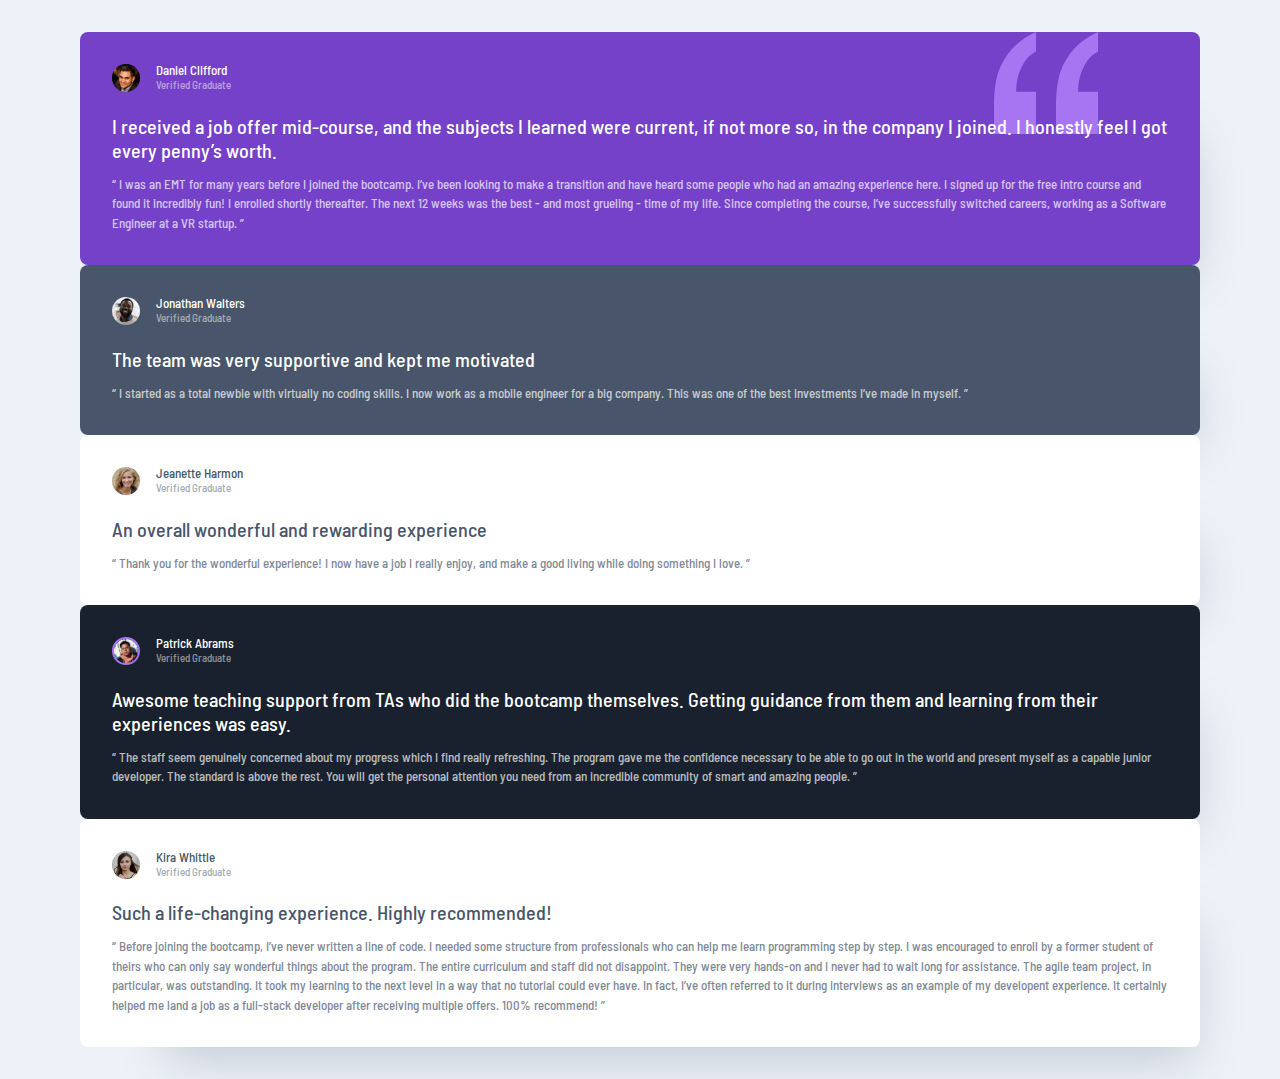
<file: original-ver/index.html>
<!DOCTYPE html>
<html lang="en">

<head>
  <meta charset="UTF-8">
  <meta http-equiv="X-UA-Compatible" content="IE=edge">
  <meta name="viewport" content="width=device-width, initial-scale=1.0">
  <!-- Google font -->
  <link rel="preconnect" href="https://fonts.googleapis.com">
  <link rel="preconnect" href="https://fonts.gstatic.com" crossorigin>
  <link href="https://fonts.googleapis.com/css2?family=Barlow+Semi+Condensed:wght@500;600&display=swap"
    rel="stylesheet">
  <!-- my css -->
  <link rel="stylesheet" href="style.css">
  <title>FEM grid</title>
</head>

<body>
  <main class="testimonial-grid">
    <article class="testimonial grid-col-span-2 flow bg-primary-400 quote text-neutral-100">
      <div class="flex">
        <div>
          <img  src="./images/image-daniel.jpg" alt="daniel clifford">
        </div>
        <div>
          <h2 class="name">Daniel Clifford</h2>
          <p class="position">Verified Graduate</p>
        </div>
      </div>
      <p>
        I received a job offer mid-course, and the subjects I learned were current, if not more so,
        in the company I joined. I honestly feel I got every penny’s worth.
      </p>
      <p>
        “ I was an EMT for many years before I joined the bootcamp. I’ve been looking to make a
        transition and have heard some people who had an amazing experience here. I signed up
        for the free intro course and found it incredibly fun! I enrolled shortly thereafter.
        The next 12 weeks was the best - and most grueling - time of my life. Since completing
        the course, I’ve successfully switched careers, working as a Software Engineer at a VR startup. ”
      </p>
    </article>
    <article class="testimonial flow bg-secondary-400 text-neutral-100">
      <div class="flex">
        <div>
          <img src="./images/image-jonathan.jpg" alt="Jonathan Walters">
        </div>
        <div>
          <h2 class="name">Jonathan Walters</h2>
          <p class="position">Verified Graduate</p>
        </div>
      </div>
      <p>
        The team was very supportive and kept me motivated
      </p>
      <p>
        “ I started as a total newbie with virtually no coding skills. I now work as a mobile engineer
        for a big company. This was one of the best investments I’ve made in myself. ”
      </p>
    </article>
    <article class="testimonial flow bg-neutral-100 text-secondary-400">
      <div class="flex">
        <div>
          <img src="./images/image-jeanette.jpg" alt="Jeanette Harmon">
        </div>
        <div>
          <h2 class="name">Jeanette Harmon</h2>
          <p class="position">Verified Graduate</p>
        </div>
      </div>
      <p>
        An overall wonderful and rewarding experience</p>
      <p>
        “ Thank you for the wonderful experience! I now have a job I really enjoy, and make a good living
        while doing something I love. ”
      </p>
    </article>
    <article class="testimonial grid-col-span-2 flow bg-secondary-500 text-neutral-100">
      <div class="flex">
        <div>
          <img class="border-primary-400" src="./images/image-patrick.jpg" alt="Patrick Abrams">
        </div>
        <div>
          <h2 class="name">Patrick Abrams</h2>
          <p class="position">Verified Graduate</p>
        </div>
      </div>
      <p>
        Awesome teaching support from TAs who did the bootcamp themselves. Getting guidance from them and
        learning from their experiences was easy.
      </p>
      <p>
        “ The staff seem genuinely concerned about my progress which I find really refreshing. The program
        gave me the confidence necessary to be able to go out in the world and present myself as a capable
        junior developer. The standard is above the rest. You will get the personal attention you need from
        an incredible community of smart and amazing people. ”
      </p>
    </article>
    <article class="testimonial flow bg-neutral-100 text-secondary-400">
      <div class="flex">
        <div>
          <img src="./images/image-kira.jpg" alt="Kira Whittle">
        </div>
        <div>
          <h2 class="name">Kira Whittle</h2>
          <p class="position">Verified Graduate</p>
        </div>
      </div>
      <p>
        Such a life-changing experience. Highly recommended!
      </p>
      <p>
        “ Before joining the bootcamp, I’ve never written a line of code. I needed some structure from
        professionals who can help me learn programming step by step. I was encouraged to enroll by a former
        student of theirs who can only say wonderful things about the program. The entire curriculum and staff
        did not disappoint. They were very hands-on and I never had to wait long for assistance. The agile team
        project, in particular, was outstanding. It took my learning to the next level in a way that no tutorial
        could ever have. In fact, I’ve often referred to it during interviews as an example of my developent
        experience. It certainly helped me land a job as a full-stack developer after receiving multiple offers.
        100% recommend! ”
      </p>
    </article>
  </main>




</body>

</html>
</file>
<file: original-ver/style.css>
:root {
  --clr-primary-400: 263 55% 52%;
  --clr-secondary-400: 217 19% 35%;
  --clr-secondary-500: 219 29% 14%;
  --clr-neutral-100: 0 0% 100%;
  --clr-neutral-200: 210 46% 95%;
  --clr-neutral-300: 0 0% 81%;

  --ff-primary: "Barlow Semi Condensed", sans-serif;

  --fw-400: 500;
  --fw-700: 600;

  --fs-300: 0.6875rem;
  --fs-400: 0.8125rem;
  --fs-500: 1.25rem;
}

/* Box sizing rules */
*,
*::before,
*::after {
  box-sizing: border-box;
}

/* Remove default margin */
body,
h1,
h2,
h3,
h4,
p,
figure,
blockquote,
dl,
dd {
  margin: 0;
}

/* Remove list styles on ul, ol elements with a list role, which suggests default styling will be removed */
ul[role="list"],
ol[role="list"] {
  list-style: none;
}

/* Set core root defaults */
html:focus-within {
  scroll-behavior: smooth;
}

/* Set core body defaults */
body {
  min-height: 100vh;
  text-rendering: optimizeSpeed;
  line-height: 1.5;
}

/* A elements that don't have a class get default styles */
a:not([class]) {
  text-decoration-skip-ink: auto;
}

/* Make images easier to work with */
img,
picture {
  max-width: 100%;
  display: block;
}

/* Inherit fonts for inputs and buttons */
input,
button,
textarea,
select {
  font: inherit;
}

/* Remove all animations, transitions and smooth scroll for people that prefer not to see them */
@media (prefers-reduced-motion: reduce) {
  html:focus-within {
    scroll-behavior: auto;
  }

  *,
  *::before,
  *::after {
    animation-duration: 0.01ms !important;
    animation-iteration-count: 1 !important;
    transition-duration: 0.01ms !important;
    scroll-behavior: auto !important;
  }
}

body {
  display: grid;
  place-content: center;
  min-height: 100vh;

  font-family: var(--ff-primary);
  font-weight: var(--fw-400);

  background-color: hsl(var(--clr-neutral-200));
}

h1,
h2,
h3 {
  font-weight: var(--fw-700);
}

/* utilities */
.flex {
  display: flex;
  gap: var(--gap, 1rem);
}

.flow > *:where(:not(:first-child)) {
  margin-top: var(--flow-spacer, 1em);
}

.bg-primary-400 {
  background: hsl(var(--clr-primary-400));
}
.bg-secondary-400 {
  background: hsl(var(--clr-secondary-400));
}
.bg-secondary-500 {
  background: hsl(var(--clr-secondary-500));
}

.bg-neutral-100 {
  background: hsl(var(--clr-neutral-100));
}

.text-neutral-100 {
  color: hsl(var(--clr-neutral-100));
}
.text-secondary-400 {
  color: hsl(var(--clr-secondary-400));
}
.border-primary-400 {
  border: 2px solid #a775f1;
}

/* components */
.testimonial-grid {
  padding-block: 2rem;
  width: min(95%, 70rem);
  margin-inline: auto;
}

.testimonial {
  font-size: var(--fs-400);
  padding: 2rem;
  border-radius: 0.5rem;
  box-shadow: 2.5rem 3.75rem 3rem -3rem hsl(var(--clr-secondary-400) / 0.25);
}

.testimonial.quote {
  background-image: url("./images/bg-pattern-quotation.svg");
  background-repeat: no-repeat;
  background-position: top right 10%;
}

.testimonial img {
  width: 1.75rem;
  aspect-ratio: 1;
  border-radius: 50%;
}

.testimonial .name {
  font-size: var(--fs-400);
  font-weight: var(--fw-400);
  line-height: 1;
}

.testimonial .position {
  font-size: var(--fs-300);
  opacity: 0.5;
}

.testimonial > p:first-of-type {
  font-size: var(--fs-500);
  line-height: 1.2;
}

.testimonial > p:last-of-type {
  opacity: 0.7;
}
Footer
© 2022 GitHub, Inc.
Footer navigation
Terms
Privacy
Security
Status
Docs
Contact GitHub
Pricing
API
Training
Blog
About
You have no unread notifications
</file>
